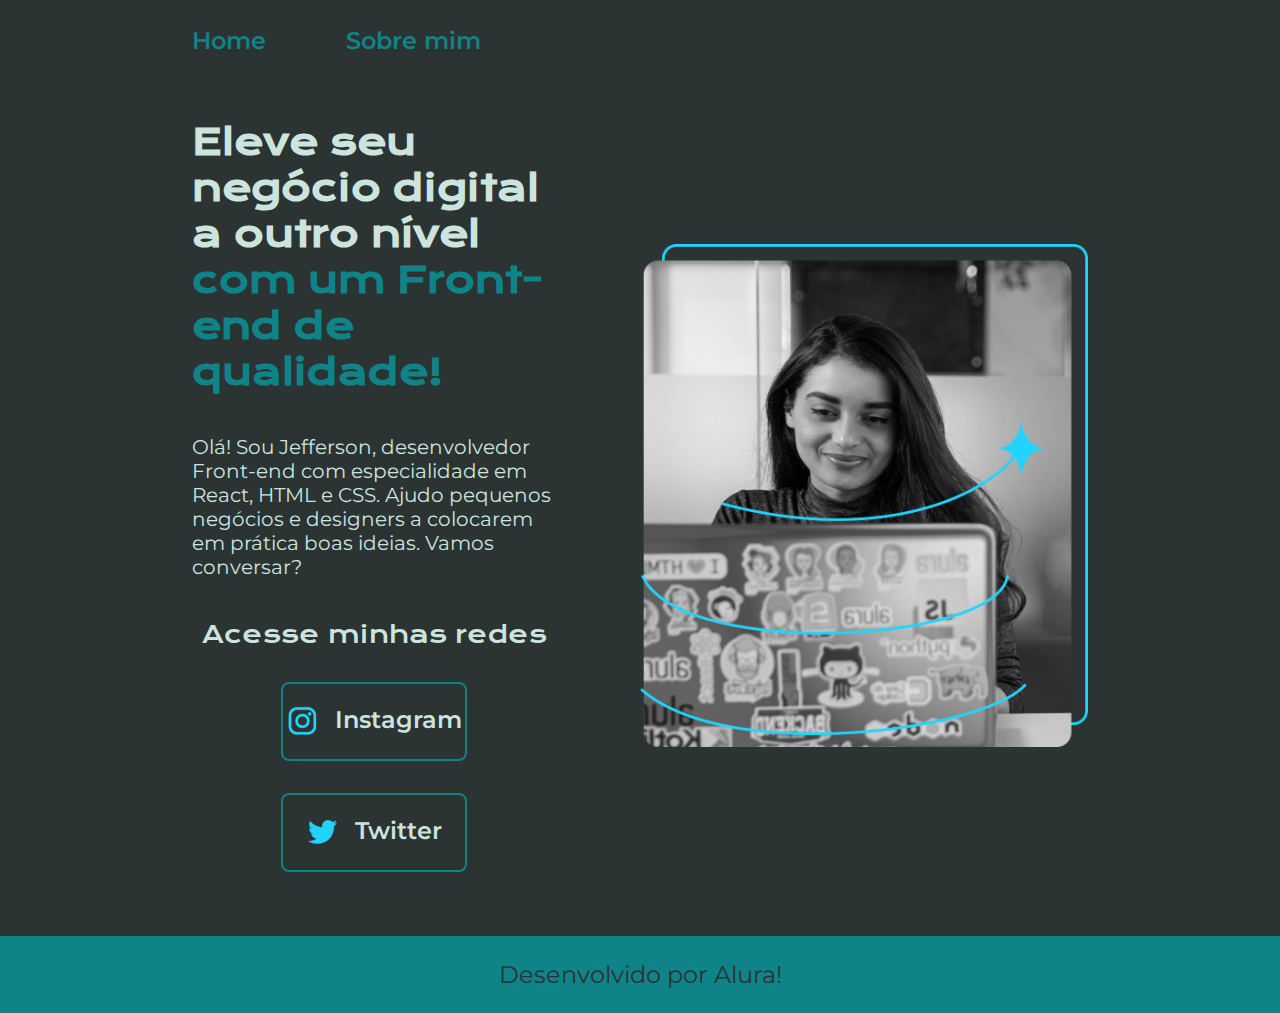
<file: index.html>
<!DOCTYPE html>
<html lang="pt-br">

<head>
    <meta charset="UTF-8">
    <meta http-equiv="X-UA-Compatible" content="IE=edge">
    <meta name="viewport" content="width=device-width, initial-scale=1.0">
    <title>Portifolio</title>
    <link rel="stylesheet" href="Styles/style.css">
</head>

<body>
    <header class="cabeca">
        <nav class="cabeca__menu">
            <a class="cabeca__menu__link" href="index.html">Home</a>
            <a class="cabeca__menu__link" href="sobre.html">Sobre mim</a>
        </nav>
    </header>
    <main class="apresentacao">
        <section class="apresentacao__conteudo">
            <h1 class="apresentacao__conteudo__titulo">Eleve seu negócio digital a outro nível <strong class="destaque">com um Front-end de qualidade!</strong></h1>
            <p class="apresentacao__conteudo__para">Olá! Sou Jefferson, desenvolvedor Front-end com especialidade em React, HTML e CSS. Ajudo pequenos negócios e designers a colocarem em prática boas ideias. Vamos conversar?</p>
            <div class="apresentacao__link">
                <h2 class="apresentacao__links__subtitulo">Acesse minhas redes</h2>
                <a class="apresentacao__link__bot">
                    <img src= "imagens/instagram.png" alt="Meu instagram">
                    Instagram
                </a>
                <a class="apresentacao__link__bot">
                    <img src= "imagens/twitter.png" alt="Meu twitter">
                    Twitter
                </a>
            </div>
        </section>
        <img class="apresentacao__imagem" src="imagens/Imagem.png" alt="foto desenvolvedor">
    </main>
    <footer class="rodape">
        <p>Desenvolvido por Alura!</p>
    </footer>
</body>
</html>
</file>
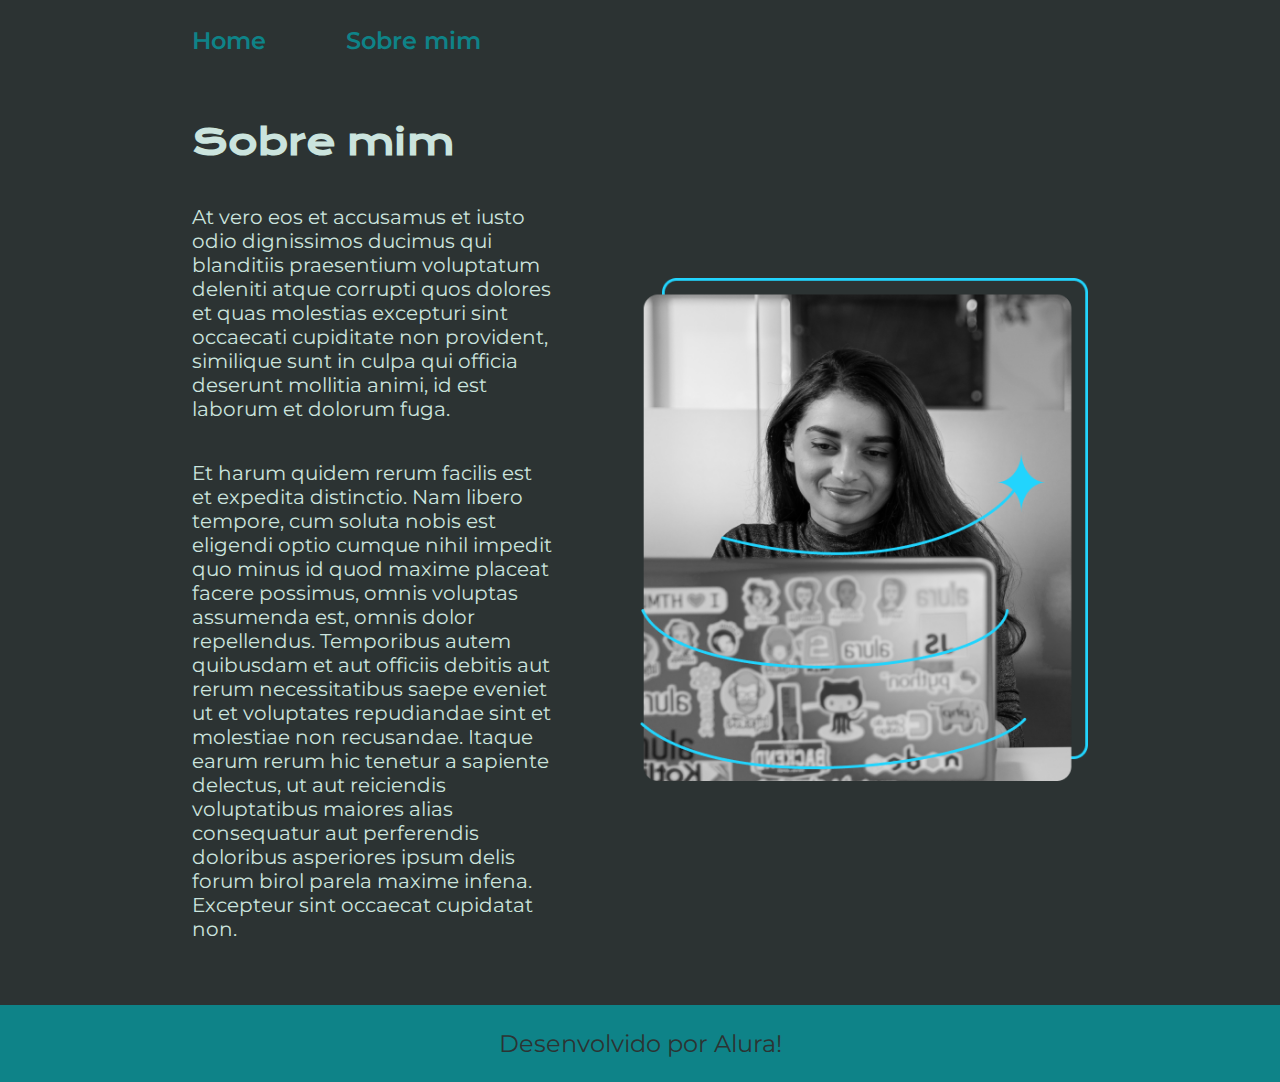
<file: sobre.html>
<!DOCTYPE html>
<html lang="pt-br">
<head>
    <meta charset="UTF-8">
    <meta http-equiv="X-UA-Compatible" content="IE=edge">
    <meta name="viewport" content="width=device-width, initial-scale=1.0">
    <title>Sobre mim</title>
    <link rel="stylesheet" href="Styles/style.css">
</head>
<body>
    <header class="cabeca">
        <nav class="cabeca__menu">
            <a class="cabeca__menu__link" href="index.html">Home</a>
            <a class="cabeca__menu__link" href="sobre.html">Sobre mim</a>
        </nav>
    </header>
    <main class="apresentacao">
        <section class="apresentacao__conteudo">
            <h1 class="apresentacao__conteudo__titulo">Sobre mim</h1>
            <p class="apresentacao__conteudo__para">At vero eos et accusamus et iusto odio dignissimos ducimus qui blanditiis praesentium voluptatum deleniti atque corrupti quos dolores et quas molestias excepturi sint occaecati cupiditate non provident, similique sunt in culpa qui officia deserunt mollitia animi, id est laborum et dolorum fuga.
            </p>
            <p class="apresentacao__conteudo__para">Et harum quidem rerum facilis est et expedita distinctio. Nam libero tempore, cum soluta nobis est eligendi optio cumque nihil impedit quo minus id quod maxime placeat facere possimus, omnis voluptas assumenda est, omnis dolor repellendus. Temporibus autem quibusdam et aut officiis debitis aut rerum necessitatibus saepe eveniet ut et voluptates repudiandae sint et molestiae non recusandae. Itaque earum rerum hic tenetur a sapiente delectus, ut aut reiciendis voluptatibus maiores alias consequatur aut perferendis doloribus asperiores ipsum delis forum birol parela maxime infena. Excepteur sint occaecat cupidatat non.
                
            </p>
        </section>
        <img class="apresentacao__imagem" src="imagens/Imagem.png" alt="foto desenvolvedor">
    </main>
    <footer class="rodape">
        <p>Desenvolvido por Alura!</p>
    </footer>
    
</body>
</html>
</file>
<file: Styles/style.css>
@import url('https://fonts.googleapis.com/css2?family=Krona+One&family=Montserrat:wght@400;600&display=swap');
:root {
    --cor-primaria: #2C3333;
    --cor-secundaria: #CBE4DE;
    --cor-terciaria: #0E8388;
    --cor-hoover: #2E4F4F;

    --fonte-principal: 'Krona One', sans-serif;
    --fonte-secundaria: 'Montserrat', sans-serif;
}

*{
    margin: 0;
    padding: 0;
}

body{
    /* height: 100vh; */
    box-sizing: border-box;
    background-color: var(--cor-primaria);
    color: var(--cor-secundaria);
}
.cabeca{
    padding: 2% 0% 0% 15%;
}
.cabeca__menu{
    display: flex;
    gap: 80px;
}
.cabeca__menu__link{
    font-size: 1.5rem;
    font-family: var(--fonte-secundaria);
    font-weight: 600;
    color: var(--cor-terciaria);
    text-decoration: none;
}
.apresentacao{
    padding: 5% 15%;
    display: flex;
    align-items: center;
    justify-content: space-between;
    gap: 84px;
}
.apresentacao__conteudo{
    width: 50%;
    display: flex;
    flex-direction: column;
    gap: 40px;
}
.apresentacao__conteudo__titulo{
    font-size: 2.25rem;
    font-family: var(--fonte-principal);
}
.destaque {
    color: var(--cor-terciaria);
}
.apresentacao__conteudo__para{
    font-size: 1.25rem;
    font-family: var(--fonte-secundaria);
}

.apresentacao__link{
    display: flex;
    flex-direction: column;
    justify-content: space-between;
    align-items: center;
    gap: 32px;
}
.apresentacao__links__subtitulo{
    font-family: var(--fonte-principal);
    font-weight: 400;
    font-size: 1.5rem;
}

.apresentacao__link__bot{
    display: flex;
    justify-content: center;
    gap: 16px;
    background-color: transparent;
    border: 2px solid var(--cor-terciaria);
    width: 50%;
    text-align: center;
    border-radius: 8px;
    font-size: 1.5rem;
    font-weight: 600;
    padding: 21.5px 0;
    text-decoration: none;
    color: var(--cor-secundaria);
    font-family: var(--fonte-secundaria);
}

.apresentacao__link__bot:hover{
    background-color: var(--cor-hoover);
}
.apresentacao__imagem{
    width: 50%;
}
.rodape{
    padding: 24px;
    color: var(--cor-primaria);
    background-color: var(--cor-terciaria);
    text-align: center;
    font-size: 1.5rem;
    font-family: var(--fonte-secundaria);
}

@media (max-width: 1200px){
    .cabeca{
        padding: 10%;
    }
    .cabeca__menu{
        justify-content: center;
    }
    .apresentacao{
        flex-direction: column-reverse;
        padding: 5%;
    }
    .apresentacao__conteudo{
        width: auto;
    }
}
</file>
